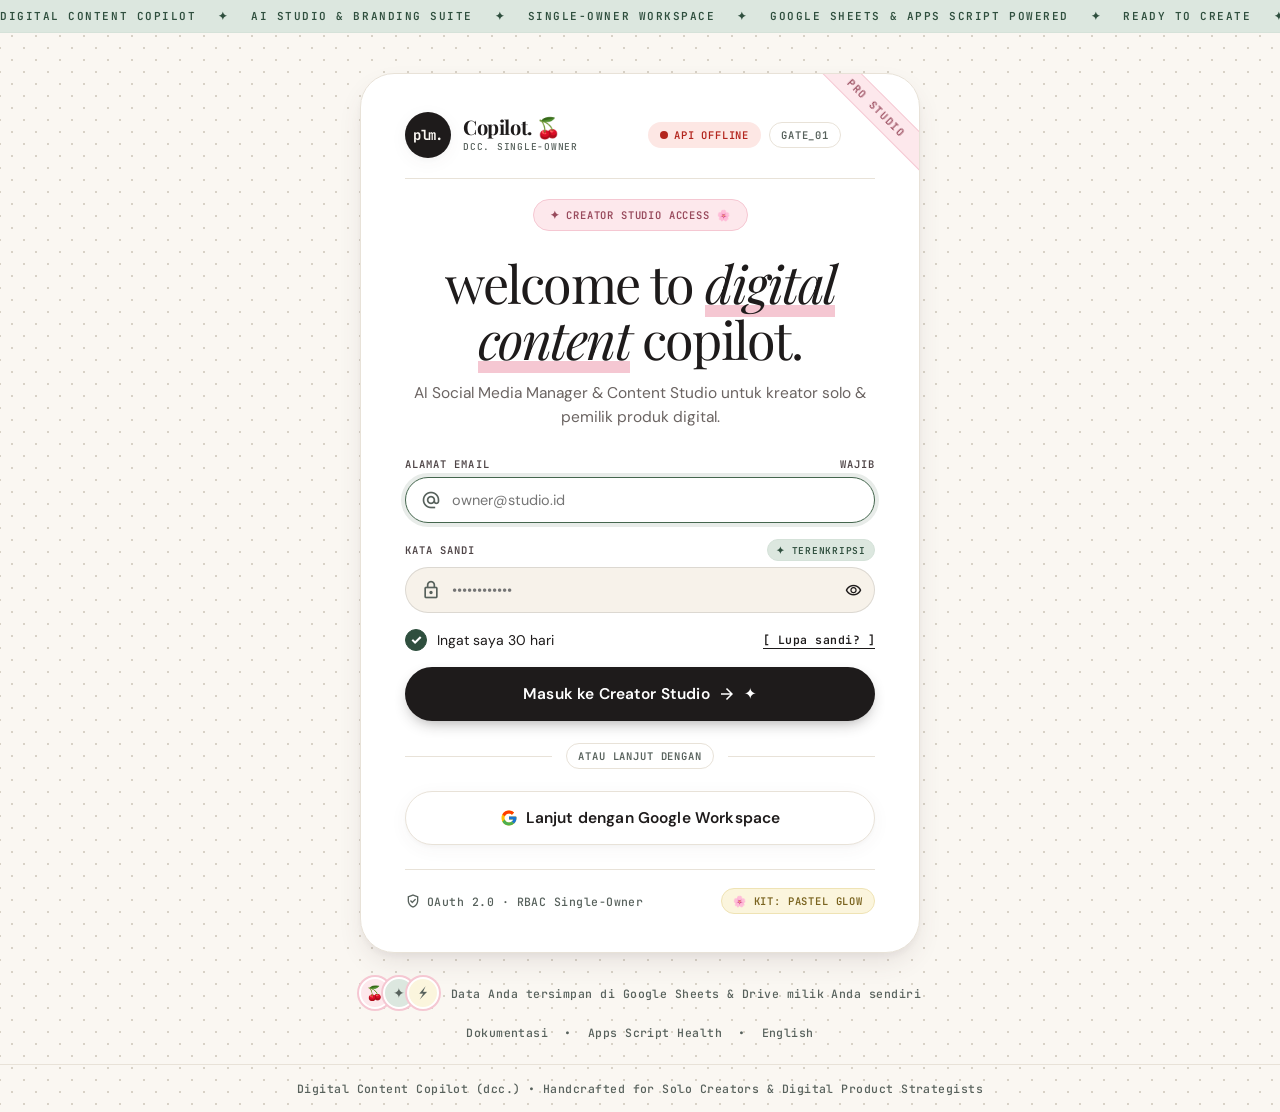
<file: index.html>
<!doctype html>
<html lang="id">
<head>
  <meta charset="utf-8">
  <meta name="viewport" content="width=device-width, initial-scale=1, viewport-fit=cover">
  <title>Digital Content Copilot — AI Social Media Manager & Content Studio</title>
  <meta name="description" content="AI Social Media Manager & Content Studio untuk kreator solo & pemilik produk digital: strategi, konten, copywriting, desain, kalender, approval, dan analitik dalam satu alur.">
  <meta name="theme-color" content="#FAF7F2">
  <meta name="robots" content="noindex">
  <link rel="icon" href="data:image/svg+xml,%3Csvg xmlns='http://www.w3.org/2000/svg' viewBox='0 0 64 64'%3E%3Crect width='64' height='64' rx='18' fill='%231E1B1B'/%3E%3Ctext x='32' y='41' font-family='monospace' font-size='22' font-weight='700' fill='%23FAF7F2' text-anchor='middle'%3Eplm.%3C/text%3E%3C/svg%3E">
  <link rel="preconnect" href="https://fonts.googleapis.com">
  <link rel="preconnect" href="https://fonts.gstatic.com" crossorigin>
  <link rel="preconnect" href="https://script.google.com">
  <link rel="preconnect" href="https://script.googleusercontent.com" crossorigin>
  <link rel="stylesheet" href="https://fonts.googleapis.com/css2?family=DM+Sans:ital,opsz,wght@0,9..40,400;0,9..40,500;0,9..40,600;0,9..40,700;1,9..40,400&family=JetBrains+Mono:wght@400;500;600&family=Playfair+Display:ital,wght@0,400;0,600;0,700;0,800;1,400;1,600&display=swap">
  <link rel="stylesheet" id="icon-font" href="https://fonts.googleapis.com/css2?family=Material+Symbols+Outlined:opsz,wght,FILL,GRAD@24,400,0..1,0&icon_names=add,add_chart,add_circle,add_comment,add_link,add_task,ads_click,alternate_email,apps,archive,arrow_downward,arrow_forward,arrow_upward,article,aspect_ratio,auto_awesome,auto_fix_high,auto_stories,backup,badge,bedtime,block,bolt,bookmark,bug_report,business_center,cached,calendar_add_on,calendar_month,calendar_today,campaign,cancel,category,celebration,chat,check,check_circle,checklist,chevron_left,chevron_right,close,cloud,cloud_sync,cloud_upload,contacts,content_copy,dashboard,dashboard_customize,data_object,database,delete,delete_sweep,description,design_services,dns,download,draw,drive_folder_upload,edit,edit_note,error,event,event_available,event_busy,event_note,event_repeat,event_upcoming,expand_more,favorite,flag,folder,folder_open,folder_special,folder_zip,font_download_off,format_align_center,format_align_left,format_align_right,format_bold,format_list_bulleted,format_quote,forum,gavel,graphic_eq,grid_on,group,home,horizontal_rule,hub,image,image_not_supported,inbox,info,insert_chart,inventory_2,key,layers,leaderboard,library_books,lightbulb,link,list,local_fire_department,lock,logout,magic_button,mail,memory,menu,menu_book,mode_comment,monitoring,mop,more_horiz,more_vert,music_note,music_off,my_location,network_check,neurology,notes,notifications,notifications_off,open_in_new,palette,pause,pause_circle,person,person_add,person_search,photo_camera,photo_library,picture_as_pdf,play_arrow,play_circle,playlist_add,progress_activity,psychology,public,push_pin,query_stats,queue,radio_button_checked,rate_review,receipt_long,refresh,replay,restart_alt,save,schedule,schedule_send,school,science,search,search_off,send,send_to_mobile,sentiment_satisfied,settings,shield,shield_lock,shopping_bag,smart_display,smartphone,speed,star,sticky_note_2,storefront,stream,sync,sync_alt,table_chart,table_view,tag,task_alt,terminal,text_fields,texture,thumb_up,timer,translate,trending_down,trending_up,tune,upload,upload_file,verified,verified_user,view_carousel,visibility,visibility_off,wallpaper,warning,wifi_off&display=block" onerror="this.onerror=null;this.href='https://fonts.googleapis.com/css2?family=Material+Symbols+Outlined:opsz,wght,FILL,GRAD@24,400,0..1,0&amp;display=block'">
  <link rel="stylesheet" href="css/style.css?v=1.0.0">
</head>
<body>
  <noscript><p style="padding:24px;font-family:sans-serif">Aktifkan JavaScript untuk memakai Digital Content Copilot.</p></noscript>
  <div class="auth-wrap"><div class="auth-main"><div class="logo round" style="animation:pulse 1.6s infinite">plm.</div><p class="label mt-16">Memuat studio…</p></div></div>
  <script src="js/config.js?v=1.0.0"></script>
  <script src="js/core.js?v=1.0.0" defer></script>
  <script src="js/app.js?v=1.0.0" defer></script>
</body>
</html>
</file>
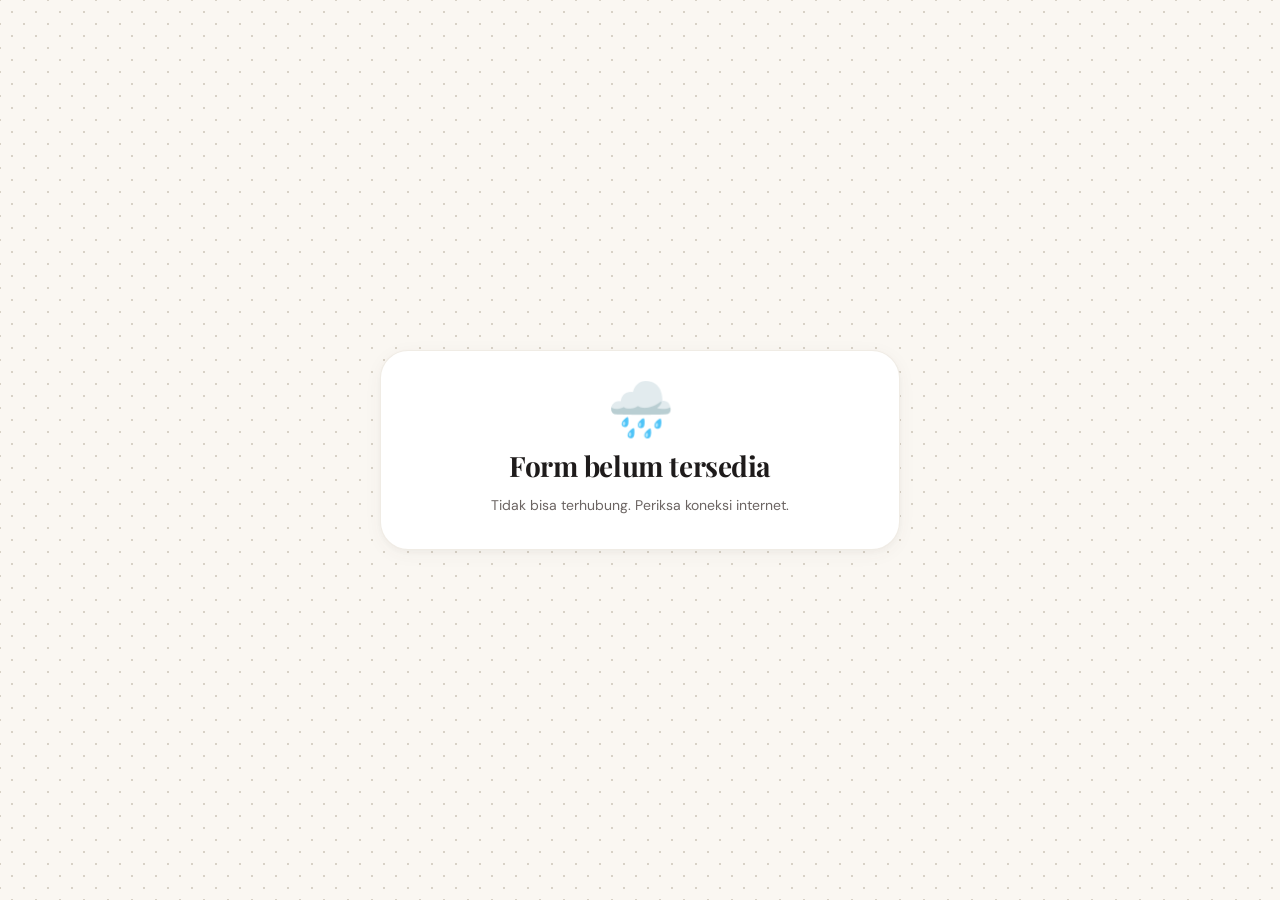
<file: lead.html>
<!doctype html>
<html lang="id">
<head>
  <meta charset="utf-8">
  <meta name="viewport" content="width=device-width, initial-scale=1, viewport-fit=cover">
  <title>Akses gratis · plm. studio</title>
  <meta name="description" content="Dapatkan materi gratis dari kreator favoritmu.">
  <meta name="theme-color" content="#FAF7F2">
  <link rel="icon" href="data:image/svg+xml,%3Csvg xmlns='http://www.w3.org/2000/svg' viewBox='0 0 64 64'%3E%3Crect width='64' height='64' rx='18' fill='%231E1B1B'/%3E%3Ctext x='32' y='41' font-family='monospace' font-size='22' font-weight='700' fill='%23FAF7F2' text-anchor='middle'%3Eplm.%3C/text%3E%3C/svg%3E">
  <link rel="preconnect" href="https://fonts.googleapis.com">
  <link rel="preconnect" href="https://fonts.gstatic.com" crossorigin>
  <link rel="preconnect" href="https://script.google.com">
  <link rel="stylesheet" href="https://fonts.googleapis.com/css2?family=DM+Sans:ital,opsz,wght@0,9..40,400;0,9..40,500;0,9..40,600;0,9..40,700;1,9..40,400&family=JetBrains+Mono:wght@400;500;600&family=Playfair+Display:ital,wght@0,400;0,600;0,700;0,800;1,400;1,600&display=swap">
  <link rel="stylesheet" href="css/style.css?v=1.0.0">
  <style>
    .lead-wrap { min-height: 100vh; display: grid; place-items: center; padding: 28px 16px; }
    .lead-card { width: 100%; max-width: 520px; position: relative; }
    .lead-card .display { font-size: clamp(34px, 7vw, 48px); }
    .lead-hp { position: absolute; left: -9999px; width: 1px; height: 1px; overflow: hidden; }
    .lead-ok { text-align: center; }
    .lead-ok .big { font-size: 54px; line-height: 1; }
  </style>
</head>
<body>
  <main class="lead-wrap">
    <section class="card lg lead-card col gap-16" id="lead">
      <div class="row between"><div class="row gap-10"><div class="logo">plm.</div><span class="label" id="ld-studio">plm. studio</span></div><span class="pill mono p-blush" id="ld-emo">🍒 free</span></div>
      <div class="sk" style="height:120px;border-radius:18px"></div>
    </section>
  </main>
  <script src="js/config.js?v=1.0.0"></script>
  <script>
  /* Halaman publik lead magnet — tanpa login. Data masuk ke CRM_Kontak (Sumber: lead). */
  (function () {
    'use strict';
    var URL_API = (window.APP_CONFIG && window.APP_CONFIG.GAS_URL) || '';
    var qs = new URLSearchParams(location.search), PRODUK = qs.get('p') || '', SUMBER = (qs.get('src') || qs.get('utm_source') || document.referrer.replace(/^https?:\/\//, '').split('/')[0] || 'langsung').slice(0, 60);
    var box = document.getElementById('lead');
    function h(s) { return String(s == null ? '' : s).replace(/[&<>"']/g, function (c) { return { '&': '&amp;', '<': '&lt;', '>': '&gt;', '"': '&quot;', "'": '&#39;' }[c]; }); }
    function siap() { return /^https:\/\/script\.google(usercontent)?\.com\/.+\/exec/.test(URL_API) && !/GANTI|XXXX/.test(URL_API) || /^http:\/\/(localhost|127\.0\.0\.1)/.test(URL_API); }
    function post(action, data) {
      return fetch(URL_API, { method: 'POST', headers: { 'Content-Type': 'text/plain;charset=utf-8' }, body: JSON.stringify({ action: action, token: '', data: data || {} }), redirect: 'follow' })
        .then(function (r) { return r.text(); }).then(function (t) { try { return JSON.parse(t); } catch (e) { return { success: false, message: 'Server tidak merespons dengan benar.' }; } })
        .catch(function () { return { success: false, message: 'Tidak bisa terhubung. Periksa koneksi internet.' }; });
    }
    function drain(n) { post('drain', {}).then(function (r) { if (r && r.success && r.data && r.data.left > 0 && n < 3) setTimeout(function () { drain(n + 1); }, 1500); }); }
    function gagal(msg) { box.innerHTML = '<div class="lead-ok col gap-12"><div class="big">🌧️</div><h1 class="h2">Form belum tersedia</h1><p class="muted">' + h(msg) + '</p></div>'; }
    if (!siap()) return gagal('Konfigurasi URL server belum diisi.');
    post('lead.info', { p: PRODUK }).then(function (r) {
      if (!r.success) return gagal(r.message || 'Form sedang ditutup.');
      var d = r.data, p = d.produk, k = d.kit || {};
      if (!/^#[0-9a-f]{3,8}$/i.test(k.WarnaPrimer || '')) k.WarnaPrimer = '';
      document.title = (p ? p.Nama : d.judul) + ' · ' + d.studio;
      if (k.WarnaPrimer) document.documentElement.style.setProperty('--lead-accent', k.WarnaPrimer);
      var judul = p ? p.Nama : d.judul, kata = String(judul).split(' '), awal = kata.slice(0, Math.ceil(kata.length / 2)).join(' '), akhir = kata.slice(Math.ceil(kata.length / 2)).join(' ');
      box.innerHTML = '<div class="row between"><div class="row gap-10"><div class="logo">plm.</div><span class="label">' + h(d.studio) + '</span></div><span class="pill mono p-blush">' + h(k.Emoji || '🍒') + ' ' + (p && Number(p.Harga) > 0 ? 'bonus' : 'gratis') + '</span></div>' +
        '<div class="col gap-10"><span class="pill mono p-sage" style="align-self:flex-start">' + h(p ? (p.Jenis || 'Produk digital') : 'Lead magnet') + '</span><h1 class="display">' + h(awal) + ' <span class="it">' + h(akhir) + '</span></h1>' + (p && p.Deskripsi ? '<p class="lead" style="font-size:16px">' + h(p.Deskripsi) + '</p>' : '<p class="lead" style="font-size:16px">' + h(d.judul) + ' — isi data singkat di bawah, aksesnya langsung dikirim ke WhatsApp/email kamu.</p>') + '</div>' +
        '<form class="col gap-12" id="lf" novalidate><div class="field"><label for="lf-n">Nama panggilan</label><input class="inp" id="lf-n" name="nama" autocomplete="given-name" required maxlength="80" placeholder="mis. Rina"></div>' +
        '<div class="field"><label for="lf-w">WhatsApp</label><input class="inp" id="lf-w" name="wa" inputmode="tel" autocomplete="tel" placeholder="0812xxxxxxx"></div>' +
        '<div class="field"><label for="lf-e">Email <span class="opt">opsional bila WA diisi</span></label><input class="inp" id="lf-e" name="email" type="email" autocomplete="email" placeholder="nama@email.com"></div>' +
        '<div class="lead-hp" aria-hidden="true"><label>Website<input name="website" tabindex="-1" autocomplete="off"></label></div>' +
        '<label class="check sq small"><input type="checkbox" id="lf-ok" checked> Saya bersedia menerima pesan dari ' + h(d.studio) + '. Bisa berhenti kapan saja dengan membalas STOP.</label>' +
        '<p class="err-text small" id="lf-err" hidden></p><button class="btn btn-ink btn-lg shine" id="lf-btn" type="submit"' + (k.WarnaPrimer ? ' style="background:' + h(k.WarnaPrimer) + ';color:#1E1B1B"' : '') + '>Kirim akses ke saya ✦</button></form>' +
        '<p class="xs muted tc">Data kamu hanya dipakai untuk mengirim materi ini & kabar terkait. Tidak dijual ke pihak lain.</p>';
      var f = document.getElementById('lf'), err = document.getElementById('lf-err'), btn = document.getElementById('lf-btn');
      f.addEventListener('submit', function (e) {
        e.preventDefault();
        var v = { nama: f.nama.value.trim(), wa: f.wa.value.trim(), email: f.email.value.trim(), website: f.website.value, p: PRODUK, sumber: SUMBER };
        err.hidden = true;
        if (!v.nama) { err.textContent = 'Isi nama dulu ya.'; err.hidden = false; return f.nama.focus(); }
        if (!/^(\+?62|0)8\d{7,12}$/.test(v.wa.replace(/[\s.-]/g, '')) && !/^[^@\s]+@[^@\s]+\.[^@\s]+$/.test(v.email)) { err.textContent = 'Isi nomor WhatsApp (08…) atau email yang valid.'; err.hidden = false; return; }
        if (!document.getElementById('lf-ok').checked) { err.textContent = 'Centang persetujuan agar kami bisa mengirim aksesnya.'; err.hidden = false; return; }
        btn.disabled = true; btn.textContent = 'Mengirim…';
        post('lead.capture', v).then(function (r) {
          if (!r.success) { btn.disabled = false; btn.textContent = 'Kirim akses ke saya ✦'; err.textContent = r.message || 'Gagal mengirim. Coba lagi.'; err.hidden = false; return; }
          if (r.nq > 0) setTimeout(function () { drain(0); }, 300);
          box.innerHTML = '<div class="lead-ok col gap-12"><div class="big">🍒</div><h1 class="display" style="font-size:36px">terima kasih, <span class="it">' + h(v.nama) + '</span>.</h1><p class="lead" style="font-size:16px">' + h(r.message || d.pesanSukses) + '</p>' + (r.data && /^https?:\/\//.test(r.data.link || '') ? '<a class="btn btn-ink btn-lg" href="' + h(r.data.link) + '" target="_blank" rel="noopener">Buka materinya →</a>' : '') + '<p class="xs muted">' + h(d.studio) + '</p></div>';
        });
      });
    });
  })();
  </script>
</body>
</html>
</file>
<file: css/style.css>
/* ==========================================================================
   DIGITAL CONTENT COPILOT — Pastel Editorial Design System
   Palet: blush pink · krem/ivory · sage · charcoal  |  Tipografi: Playfair
   Display (judul) · DM Sans (isi) · JetBrains Mono (label/metadata)
   Mobile-first, animasi ringan (CSS), menghormati prefers-reduced-motion.
   ========================================================================== */
:root {
  --bg: #FAF7F2; --dot: #d8d2c7; --paper: #F7F2EA; --paper-2: #F5EFEF;
  --ink: #1E1B1B; --ink-2: #4e4446; --muted: #6b6462; --tert: #57615c; --faint: #9a928f;
  --line: #E8E2D8; --line-2: #EFE9DF; --card: #FFFFFF;
  --blush: #FDE8EC; --blush-2: #FCE3E8; --blush-ink: #984A5C; --blush-line: #F5C7D2; --rose: #E57B95;
  --sage: #DCE7DF; --sage-2: #CDE5D4; --sage-ink: #2F4F3E; --sage-mid: #45664E; --sage-line: #D5E2D9;
  --butter: #FBF5DD; --butter-ink: #7A6420; --butter-line: #EFE3B4;
  --lav: #EFE9F8; --lav-ink: #5B4B8A; --lav-line: #DDD3F0;
  --sky: #E3EEF9; --sky-ink: #2F5D8A;
  --danger: #B3261E; --danger-bg: #FDE7E4; --warn: #9A6B00; --warn-bg: #FFF4D6; --ok: #2F6B45; --ok-bg: #E2F1E6;
  --s1: #2E8B57; --s2: #E0607E; --s3: #2A78D6; --s4: #EDA100; --s5: #7B5CD6;   /* palet chart tervalidasi */
  --f-serif: 'Playfair Display', Georgia, 'Times New Roman', serif;
  --f-sans: 'DM Sans', system-ui, -apple-system, 'Segoe UI', Roboto, sans-serif;
  --f-mono: 'JetBrains Mono', ui-monospace, SFMono-Regular, Menlo, monospace;
  --r-xl: 28px; --r-lg: 24px; --r-md: 18px; --r-sm: 12px; --r-xs: 8px; --pill: 9999px;
  --sh: 0 4px 20px -2px rgba(87, 65, 71, .06), 0 2px 6px -1px rgba(87, 65, 71, .04);
  --sh-h: 0 12px 28px -6px rgba(87, 65, 71, .14), 0 4px 10px -2px rgba(87, 65, 71, .06);
  --sh-pop: 0 24px 60px -12px rgba(30, 27, 27, .25);
  --side: 264px; --top: 72px; --ease: cubic-bezier(.2, .8, .2, 1);
  color-scheme: light;
}
*, *::before, *::after { box-sizing: border-box; }
html { -webkit-text-size-adjust: 100%; scroll-behavior: smooth; }
body {
  margin: 0; min-height: 100vh; color: var(--ink); font: 400 14px/1.55 var(--f-sans); -webkit-font-smoothing: antialiased;
  background-color: var(--bg);
  background-image: radial-gradient(var(--dot) .85px, transparent .85px), radial-gradient(var(--dot) .85px, var(--bg) .85px);
  background-size: 24px 24px; background-position: 0 0, 12px 12px; overscroll-behavior-y: none;
}
::selection { background: var(--blush-2); color: var(--ink); }
img, svg, canvas { max-width: 100%; display: block; }
button, input, select, textarea { font: inherit; color: inherit; }
button { cursor: pointer; background: none; border: 0; padding: 0; }
a { color: inherit; text-decoration: none; }
h1, h2, h3, h4 { margin: 0; font-weight: 700; letter-spacing: -.015em; }
p { margin: 0; }
:focus-visible { outline: 2px solid var(--sage-ink); outline-offset: 2px; border-radius: 6px; }
[hidden] { display: none !important; }
::-webkit-scrollbar { width: 8px; height: 8px; }
::-webkit-scrollbar-thumb { background: #ddd5c8; border-radius: 8px; }
::-webkit-scrollbar-track { background: transparent; }

/* --- Ikon Material Symbols (subset) — fallback aman bila font belum termuat --- */
.ms { font-family: 'Material Symbols Outlined'; font-weight: normal; font-style: normal; font-size: 20px; line-height: 1; letter-spacing: normal; text-transform: none;
  display: inline-block; white-space: nowrap; direction: ltr; width: 1em; height: 1em; overflow: hidden; flex: none; font-feature-settings: 'liga'; -webkit-font-smoothing: antialiased;
  font-variation-settings: 'FILL' 0, 'wght' 400, 'GRAD' 0, 'opsz' 24; user-select: none; vertical-align: middle; }
.no-icons .ms { font-size: 0 !important; width: 6px !important; height: 6px !important; border-radius: 50%; background: currentColor; opacity: .45; margin: 0 3px; }
.ms.fill { font-variation-settings: 'FILL' 1, 'wght' 400, 'GRAD' 0, 'opsz' 24; }
.ms.sm { font-size: 16px; } .ms.xs { font-size: 14px; } .ms.lg { font-size: 24px; } .ms.xl { font-size: 32px; }

/* --- Tipografi --- */
.serif { font-family: var(--f-serif); }
.mono { font-family: var(--f-mono); }
.label { font: 600 10.5px/1.4 var(--f-mono); letter-spacing: .1em; text-transform: uppercase; color: var(--tert); }
.label-caps { font: 700 11px/1.4 var(--f-sans); letter-spacing: .12em; text-transform: uppercase; color: var(--tert); }
.display { font: 700 clamp(34px, 5.4vw, 58px)/1.06 var(--f-serif); letter-spacing: -.025em; }
.display .it, .h1 .it, .h2 .it { font-style: italic; font-weight: 400; color: var(--sage-ink); }
.display .it.blush, .h1 .it.blush { color: var(--blush-ink); }
.h1 { font: 700 clamp(28px, 4vw, 40px)/1.12 var(--f-serif); letter-spacing: -.02em; }
.h2 { font: 700 clamp(22px, 2.6vw, 28px)/1.2 var(--f-serif); letter-spacing: -.015em; }
.h3 { font: 700 19px/1.3 var(--f-serif); }
.h4 { font: 700 15px/1.35 var(--f-serif); }
.lead { font-size: 16px; line-height: 1.65; color: var(--muted); max-width: 64ch; }
.muted { color: var(--muted); } .tert { color: var(--tert); } .faint { color: var(--faint); }
.small { font-size: 12.5px; } .xs { font-size: 11.5px; } .b { font-weight: 700; } .sb { font-weight: 600; }
.ul-blush { background: linear-gradient(transparent 80%, var(--blush-line) 80%); }
.clamp-1, .clamp-2, .clamp-3 { display: -webkit-box; -webkit-box-orient: vertical; overflow: hidden; }
.clamp-1 { -webkit-line-clamp: 1; } .clamp-2 { -webkit-line-clamp: 2; } .clamp-3 { -webkit-line-clamp: 3; }
.nowrap { white-space: nowrap; } .tr { text-align: right; } .tc { text-align: center; }
.num { font-variant-numeric: tabular-nums; }

/* --- Utilitas layout --- */
.row { display: flex; align-items: center; gap: 10px; } .row.wrap { flex-wrap: wrap; } .row.top { align-items: flex-start; }
.col { display: flex; flex-direction: column; gap: 10px; }
.between { justify-content: space-between; } .end { justify-content: flex-end; } .center { justify-content: center; }
.grow { flex: 1 1 auto; min-width: 0; } .none { flex: none; }
.gap-0 { gap: 0; } .gap-4 { gap: 4px; } .gap-6 { gap: 6px; } .gap-8 { gap: 8px; } .gap-12 { gap: 12px; } .gap-16 { gap: 16px; } .gap-20 { gap: 20px; } .gap-24 { gap: 24px; }
.mt-4 { margin-top: 4px; } .mt-8 { margin-top: 8px; } .mt-12 { margin-top: 12px; } .mt-16 { margin-top: 16px; } .mt-24 { margin-top: 24px; } .mt-32 { margin-top: 32px; } .mb-8 { margin-bottom: 8px; } .mb-12 { margin-bottom: 12px; } .mb-16 { margin-bottom: 16px; }
.grid { display: grid; gap: 20px; }
.g2 { grid-template-columns: repeat(2, minmax(0, 1fr)); } .g3 { grid-template-columns: repeat(3, minmax(0, 1fr)); } .g4 { grid-template-columns: repeat(4, minmax(0, 1fr)); }
.span-2 { grid-column: span 2; } .span-3 { grid-column: span 3; } .full { grid-column: 1 / -1; }
.w-100 { width: 100%; } .rel { position: relative; } .hide-sm { } .show-sm { display: none !important; }
.divider { height: 1px; background: var(--line); margin: 16px 0; border: 0; }
.dotted { border-top: 1px dotted rgba(28, 26, 26, .2); }
.scroll-x { overflow-x: auto; -webkit-overflow-scrolling: touch; scrollbar-width: thin; }

/* --- Shell --- */
.app { min-height: 100vh; }
.sidebar {
  position: fixed; inset: 0 auto 0 0; width: var(--side); z-index: 60; display: flex; flex-direction: column; justify-content: space-between;
  background: rgba(250, 247, 242, .96); backdrop-filter: blur(8px); border-right: 1px solid var(--line); overflow-y: auto; transition: transform .35s var(--ease);
}
.brand { height: var(--top); padding: 0 16px; border-bottom: 1px solid var(--line); display: flex; align-items: center; justify-content: space-between; background: rgba(255, 255, 255, .6); flex: none; }
.logo { width: 38px; height: 38px; border-radius: 12px; background: var(--ink); color: var(--bg); display: grid; place-items: center; font: 700 13px var(--f-mono); letter-spacing: -.04em; flex: none; box-shadow: var(--sh); }
.logo.round { border-radius: 50%; width: 46px; height: 46px; font-size: 14px; }
.brand-name { font: 700 20px/1 var(--f-serif); letter-spacing: -.02em; }
.brand-sub { font: 500 9.5px/1.2 var(--f-mono); letter-spacing: .08em; color: var(--tert); text-transform: uppercase; margin-top: 4px; }
.nav { padding: 6px 10px 2px; }
.nav + .nav { border-top: 1px solid var(--line); }
.nav-h { display: flex; align-items: center; justify-content: space-between; padding: 6px 8px 4px; }
.nav-h .count { font: 600 10px var(--f-mono); padding: 1px 7px; border-radius: var(--pill); background: #fff; border: 1px solid var(--line); color: var(--tert); }
.nav a { display: flex; align-items: center; gap: 10px; padding: 6px 12px; margin: 1px 0; border-radius: var(--pill); color: var(--ink-2); font-size: 13.5px; transition: background .2s, color .2s, transform .2s; position: relative; }
.nav a .ms { color: var(--tert); font-size: 19px; transition: color .2s; }
.nav a:hover { background: var(--blush); color: var(--ink); }
.nav a.on { background: var(--sage-ink); color: #fff; font-weight: 500; box-shadow: var(--sh); }
.nav a.on .ms { color: #fff; }
.nav a .tag { margin-left: auto; font-size: 11px; }
.nav a .badge-n { margin-left: auto; min-width: 18px; height: 18px; padding: 0 5px; border-radius: 9px; background: var(--rose); color: #fff; font: 700 10px/18px var(--f-mono); text-align: center; }
.nav a.on .badge-n { background: #fff; color: var(--sage-ink); }
.side-foot { padding: 8px 10px; border-top: 1px solid var(--line); background: var(--paper); flex: none; position: sticky; bottom: 0; z-index: 2; }
.sys { display: flex; align-items: center; justify-content: space-between; padding: 8px 12px; border-radius: 14px; background: #fff; border: 1px solid var(--line); margin-bottom: 6px; }
.dot { width: 8px; height: 8px; border-radius: 50%; background: var(--sage-mid); display: inline-block; flex: none; }
.dot.pulse { animation: pulse 2s infinite; } .dot.red { background: var(--danger); } .dot.amber { background: var(--s4); } .dot.rose { background: var(--rose); } .dot.ink { background: var(--ink); }
@keyframes pulse { 0% { box-shadow: 0 0 0 0 rgba(69, 102, 78, .45); } 70% { box-shadow: 0 0 0 7px rgba(69, 102, 78, 0); } 100% { box-shadow: 0 0 0 0 rgba(69, 102, 78, 0); } }
.main { margin-left: var(--side); min-height: 100vh; display: flex; flex-direction: column; }
.topbar {
  position: sticky; top: 0; z-index: 50; height: var(--top); display: flex; align-items: center; justify-content: space-between; gap: 12px; padding: 0 24px;
  background: rgba(250, 247, 242, .92); backdrop-filter: blur(10px); border-bottom: 1px solid var(--line);
}
.kit-switch { display: flex; align-items: center; gap: 8px; border: 1px solid var(--line); border-radius: var(--pill); padding: 6px 12px 6px 10px; background: #fff; box-shadow: var(--sh); max-width: 280px; transition: border-color .2s; }
.kit-switch:hover { border-color: var(--sage-mid); }
.kit-switch select { border: 0; background: transparent; font: 600 13px var(--f-sans); outline: none; cursor: pointer; min-width: 0; max-width: 190px; text-overflow: ellipsis; }
.kit-dot { width: 10px; height: 10px; border-radius: 50%; box-shadow: 0 0 0 2px #fff, 0 0 0 3px var(--line); flex: none; }
.avatar { width: 40px; height: 40px; border-radius: 50%; background: var(--blush); display: grid; place-items: center; font-size: 20px; border: 2px solid #fff; box-shadow: 0 0 0 2px var(--blush-line); position: relative; flex: none; }
.avatar::after { content: ''; position: absolute; right: -1px; bottom: -1px; width: 11px; height: 11px; border-radius: 50%; background: var(--sage-mid); border: 2px solid #fff; }
.avatar.sm { width: 32px; height: 32px; font-size: 14px; } .avatar.sm::after { display: none; }
.avatar.ini { font: 700 12px var(--f-mono); color: var(--blush-ink); }
.icon-btn { width: 40px; height: 40px; border-radius: 50%; display: grid; place-items: center; border: 1px solid var(--line); background: #fff; position: relative; transition: background .2s, border-color .2s, transform .15s; flex: none; }
.icon-btn:hover { background: var(--blush); border-color: var(--blush-line); }
.icon-btn:active { transform: scale(.94); }
.icon-btn .n { position: absolute; top: -4px; right: -4px; min-width: 20px; height: 20px; padding: 0 5px; border-radius: 10px; background: var(--rose); color: #fff; font: 700 10px/16px var(--f-mono); border: 2px solid #fff; }
.icon-btn.sm { width: 32px; height: 32px; } .icon-btn.sm .ms { font-size: 17px; }
.icon-btn.ghost { border-color: transparent; background: transparent; } .icon-btn.ghost:hover { background: var(--paper-2); }
.vsep { width: 1px; height: 32px; background: var(--line); }
.view { flex: 1; padding: 24px; width: 100%; max-width: 1480px; margin: 0 auto; }
.page { animation: pageIn .42s var(--ease) both; }
@keyframes pageIn { from { opacity: 0; transform: translateY(10px); } to { opacity: 1; transform: none; } }
.stagger > * { animation: pageIn .5s var(--ease) both; }
.stagger > *:nth-child(2) { animation-delay: .04s; } .stagger > *:nth-child(3) { animation-delay: .08s; } .stagger > *:nth-child(4) { animation-delay: .12s; } .stagger > *:nth-child(5) { animation-delay: .16s; } .stagger > *:nth-child(6) { animation-delay: .2s; }
.scrim { position: fixed; inset: 0; background: rgba(30, 27, 27, .38); z-index: 55; opacity: 0; pointer-events: none; transition: opacity .3s; }
.scrim.on { opacity: 1; pointer-events: auto; }
.bottom-nav { display: none; }
.page-foot { margin-top: 40px; padding: 16px 0 8px; border-top: 1px solid var(--line); display: flex; justify-content: space-between; gap: 12px; flex-wrap: wrap; font: 500 10.5px var(--f-mono); letter-spacing: .08em; color: var(--tert); text-transform: uppercase; }

/* --- Marquee / ticker --- */
.marquee { overflow: hidden; background: var(--sage); color: var(--sage-ink); border-radius: var(--pill); margin-bottom: 22px; position: relative; box-shadow: var(--sh); }
.marquee.flat { border-radius: 0; margin: 0; box-shadow: none; border-bottom: 1px solid var(--sage-line); }
.marquee.blush { background: var(--blush); color: var(--blush-ink); }
.marquee-track { display: flex; width: max-content; animation: marquee 38s linear infinite; }
.marquee:hover .marquee-track { animation-play-state: paused; }
.marquee-track span { white-space: nowrap; padding: 9px 0; font: 600 11px var(--f-mono); letter-spacing: .14em; text-transform: uppercase; }
.marquee-track span::after { content: '✦'; margin: 0 22px; }
@keyframes marquee { from { transform: translateX(0); } to { transform: translateX(-50%); } }

/* --- Tombol --- */
.btn { display: inline-flex; align-items: center; justify-content: center; gap: 8px; height: 44px; padding: 0 20px; border-radius: var(--pill); font: 600 14px var(--f-sans); letter-spacing: .01em;
  white-space: nowrap; border: 1px solid transparent; position: relative; overflow: hidden; isolation: isolate; transition: transform .2s var(--ease), box-shadow .2s, background .2s, border-color .2s, color .2s; user-select: none; }
.btn:active { transform: scale(.97); }
.btn:disabled, .btn.loading { opacity: .6; pointer-events: none; }
.btn .ms { font-size: 18px; }
.btn-ink { background: var(--ink); color: #fff; box-shadow: 0 6px 16px -6px rgba(30, 27, 27, .45); }
.btn-ink:hover { background: #000; box-shadow: 3px 3px 0 var(--sage-ink); transform: translate(-1px, -1px); }
.btn-sage { background: var(--sage-ink); color: #FDFBF7; box-shadow: 0 6px 16px -8px rgba(47, 79, 62, .6); }
.btn-sage:hover { background: #253f31; }
.btn-soft { background: var(--sage); color: var(--sage-ink); border-color: var(--sage-line); }
.btn-soft:hover { background: var(--sage-2); }
.btn-blush { background: var(--blush); color: var(--blush-ink); border-color: var(--blush-line); }
.btn-blush:hover { background: var(--blush-2); }
.btn-ghost { background: #fff; color: var(--ink); border-color: var(--line); box-shadow: var(--sh); }
.btn-ghost:hover { background: var(--blush); border-color: var(--blush-line); }
.btn-line { background: transparent; border: 1.5px solid var(--ink); color: var(--ink); }
.btn-line:hover { background: var(--ink); color: #fff; }
.btn-danger { background: var(--danger-bg); color: var(--danger); border-color: #f5c6c0; }
.btn-danger:hover { background: #fbd5d0; }
.btn-text { height: auto; padding: 4px 6px; border-radius: 8px; background: none; font: 600 11.5px var(--f-mono); letter-spacing: .04em; color: var(--ink); }
.btn-text:hover { background: var(--paper-2); }
.btn-sm { height: 34px; padding: 0 14px; font-size: 12.5px; gap: 6px; } .btn-sm .ms { font-size: 16px; }
.btn-xs { height: 28px; padding: 0 11px; font-size: 11.5px; gap: 5px; } .btn-xs .ms { font-size: 14px; }
.btn-lg { height: 54px; padding: 0 28px; font-size: 15.5px; }
.btn-block { width: 100%; }
.btn .ico-in { width: 26px; height: 26px; border-radius: 50%; display: grid; place-items: center; background: rgba(255, 255, 255, .16); margin-left: -8px; }
.btn-ghost .ico-in, .btn-soft .ico-in { background: var(--paper-2); }
.shine::after { content: ''; position: absolute; inset: 0; z-index: -1; background: linear-gradient(105deg, transparent 30%, rgba(255, 255, 255, .45) 48%, transparent 66%); transform: translateX(-120%); transition: transform .8s var(--ease); }
.shine:hover::after { transform: translateX(120%); }
.spin { animation: spin 1s linear infinite; } @keyframes spin { to { transform: rotate(360deg); } }
.link-mono { font: 600 11.5px var(--f-mono); letter-spacing: .04em; border-bottom: 1px solid currentColor; padding-bottom: 1px; }
.link-mono:hover { color: var(--sage-ink); }

/* --- Pill / badge / chip --- */
.pill { display: inline-flex; align-items: center; gap: 6px; height: 26px; padding: 0 11px; border-radius: var(--pill); font: 600 11.5px var(--f-sans); letter-spacing: .02em; white-space: nowrap; border: 1px solid transparent; background: var(--paper-2); color: var(--ink-2); }
.pill.mono { font: 600 10.5px var(--f-mono); letter-spacing: .08em; text-transform: uppercase; }
.pill.sm { height: 22px; padding: 0 8px; font-size: 10.5px; } .pill.sm.mono { font-size: 9.5px; }
.pill .ms { font-size: 14px; }
.p-sage { background: var(--sage); color: var(--sage-ink); border-color: var(--sage-line); }
.p-sage2 { background: var(--sage-2); color: var(--sage-ink); }
.p-blush { background: var(--blush); color: var(--blush-ink); border-color: var(--blush-line); }
.p-butter { background: var(--butter); color: var(--butter-ink); border-color: var(--butter-line); }
.p-lav { background: var(--lav); color: var(--lav-ink); border-color: var(--lav-line); }
.p-sky { background: var(--sky); color: var(--sky-ink); }
.p-ink { background: var(--ink); color: #fff; }
.p-forest { background: var(--sage-ink); color: #fff; }
.p-line { background: #fff; border-color: var(--line); color: var(--tert); }
.p-danger { background: var(--danger-bg); color: var(--danger); }
.p-warn { background: var(--warn-bg); color: var(--warn); }
.p-ok { background: var(--ok-bg); color: var(--ok); }
.idx { display: inline-flex; align-items: center; height: 22px; padding: 0 7px; border: 1px solid var(--ink); border-radius: 3px; font: 600 10px var(--f-mono); letter-spacing: .06em; background: #fff; }
.chip { display: inline-flex; align-items: center; gap: 6px; height: 32px; padding: 0 14px; border-radius: var(--pill); background: #fff; border: 1px solid var(--line); font: 500 12.5px var(--f-sans); color: var(--ink-2); transition: all .2s; cursor: pointer; white-space: nowrap; }
.chip:hover { background: var(--blush); border-color: var(--blush-line); }
.chip.on { background: var(--sage-ink); color: #fff; border-color: var(--sage-ink); }
.chip.on.blush { background: var(--blush-2); color: var(--blush-ink); border-color: var(--blush-line); }
.chip .n { font: 600 10px var(--f-mono); opacity: .7; }
.chips { display: flex; flex-wrap: wrap; gap: 8px; }
.chips.nowrap { flex-wrap: nowrap; overflow-x: auto; padding-bottom: 4px; scrollbar-width: none; }
.chips.nowrap::-webkit-scrollbar { display: none; }
.sticker { position: absolute; display: grid; place-items: center; width: 44px; height: 44px; border-radius: 50%; background: #fff; box-shadow: var(--sh-h); font-size: 22px; transform: rotate(-8deg); z-index: 2; animation: float 6s ease-in-out infinite; }
@keyframes float { 0%, 100% { transform: rotate(-8deg) translateY(0); } 50% { transform: rotate(-4deg) translateY(-5px); } }
.ribbon { position: absolute; top: 20px; right: -44px; transform: rotate(45deg); background: var(--blush); color: var(--blush-ink); border-top: 1px solid var(--blush-line); border-bottom: 1px solid var(--blush-line); font: 600 10.5px var(--f-mono); letter-spacing: .16em; padding: 6px 48px; text-transform: uppercase; }

/* --- Kartu --- */
.card { background: var(--card); border-radius: var(--r-lg); box-shadow: var(--sh); border: 1px solid rgba(232, 226, 216, .65); padding: 22px; position: relative; min-width: 0; }
.card.tight { padding: 16px; } .card.flush { padding: 0; overflow: hidden; } .card.lg { padding: 32px; border-radius: var(--r-xl); }
.card.hover, .hoverable { transition: transform .25s var(--ease), box-shadow .25s; }
.card.hover:hover, .hoverable:hover { transform: translateY(-3px); box-shadow: var(--sh-h); }
.card.blush { background: var(--blush); border-color: var(--blush-line); } .card.sage { background: var(--sage); border-color: var(--sage-line); }
.card.butter { background: var(--butter); border-color: var(--butter-line); } .card.lav { background: var(--lav); border-color: var(--lav-line); }
.card.paper { background: var(--paper); } .card.ink { background: var(--ink); color: #fff; border-color: var(--ink); }
.card.gloss::before { content: ''; position: absolute; inset: 0; border-radius: inherit; pointer-events: none; background: linear-gradient(180deg, rgba(255, 255, 255, .6) 0%, rgba(255, 255, 255, 0) 45%); }
.card-h { display: flex; align-items: flex-start; justify-content: space-between; gap: 12px; margin-bottom: 16px; }
.card-h .h3, .card-h .h2 { line-height: 1.15; }
.ico-dot { width: 40px; height: 40px; border-radius: 50%; display: grid; place-items: center; background: var(--blush); color: var(--blush-ink); flex: none; }
.ico-dot.sage { background: var(--sage); color: var(--sage-ink); } .ico-dot.butter { background: var(--butter); color: var(--butter-ink); } .ico-dot.lav { background: var(--lav); color: var(--lav-ink); } .ico-dot.ink { background: var(--ink); color: #fff; } .ico-dot.line { background: #fff; border: 1px solid var(--line); color: var(--tert); }
.ico-dot.sm { width: 32px; height: 32px; } .ico-dot.sm .ms { font-size: 17px; }
.inset { background: var(--paper); border-radius: var(--r-md); padding: 14px; }
.inset.white { background: #fff; border: 1px solid var(--line); }
.tile { background: #fff; border: 1px solid var(--line); border-radius: var(--r-md); padding: 14px; transition: border-color .2s, box-shadow .2s, transform .2s; }
.tile:hover { border-color: var(--blush-line); box-shadow: var(--sh); }
.tile.is-sel { border-color: var(--sage-ink); box-shadow: 0 0 0 1px var(--sage-ink); }
.hero { padding: 32px; border-radius: var(--r-xl); overflow: hidden; }
.hero .bg-word { position: absolute; right: 24px; top: 10px; font: 800 clamp(80px, 13vw, 170px)/1 var(--f-serif); color: rgba(30, 27, 27, .045); pointer-events: none; letter-spacing: -.04em; user-select: none; }
.hero-strip { margin: 24px -32px -32px; padding: 14px 32px; border-top: 1px solid var(--line); background: rgba(247, 242, 234, .7); display: flex; flex-wrap: wrap; gap: 10px 18px; align-items: center; font: 500 11px var(--f-mono); color: var(--tert); }
.kpi .v { font: 700 40px/1 var(--f-serif); letter-spacing: -.03em; }
.kpi .v small { font: 500 15px var(--f-sans); letter-spacing: 0; margin-left: 4px; color: var(--ink-2); }
.kpi .delta { display: inline-flex; align-items: center; gap: 2px; font: 600 11px var(--f-mono); padding: 2px 7px; border-radius: var(--pill); background: #fff; }
.mini { background: rgba(255, 255, 255, .7); border-radius: 14px; padding: 10px 12px; border: 1px solid rgba(255, 255, 255, .8); }
.list > * + * { border-top: 1px dotted rgba(28, 26, 26, .16); }
.list-row { display: flex; align-items: center; gap: 12px; padding: 11px 0; }
.empty { text-align: center; padding: 34px 16px; color: var(--muted); }
.empty .ms { font-size: 40px; color: var(--faint); margin: 0 auto 8px; display: block; width: auto; }
.empty .h4 { color: var(--ink); margin-bottom: 4px; }

/* --- Flip card --- */
.flip { perspective: 1200px; }
.flip-in { position: relative; transition: transform .7s var(--ease); transform-style: preserve-3d; height: 100%; }
.flip:hover .flip-in, .flip.on .flip-in { transform: rotateY(180deg); }
.flip-f, .flip-b { backface-visibility: hidden; -webkit-backface-visibility: hidden; border-radius: inherit; }
.flip-b { position: absolute; inset: 0; transform: rotateY(180deg); overflow: auto; }
@media (hover: none) { .flip:hover .flip-in { transform: none; } .flip.on .flip-in { transform: rotateY(180deg); } }

/* --- Formulir --- */
.field { display: flex; flex-direction: column; gap: 6px; min-width: 0; }
.field > label, .flabel { display: flex; align-items: center; justify-content: space-between; gap: 8px; font: 600 10.5px var(--f-mono); letter-spacing: .1em; text-transform: uppercase; color: var(--ink-2); }
.flabel .opt { color: var(--faint); letter-spacing: .06em; }
.inp, .sel, .ta { width: 100%; border: 1px solid rgba(28, 26, 26, .12); background: var(--paper); border-radius: var(--pill); height: 46px; padding: 0 16px; font-size: 14.5px; outline: none; transition: border-color .2s, box-shadow .2s, background .2s; min-width: 0; }
.inp:focus, .sel:focus, .ta:focus { border-color: var(--sage-mid); background: #fff; box-shadow: 0 0 0 4px rgba(69, 102, 78, .12); }
.inp.sm, .sel.sm { height: 36px; font-size: 13px; padding: 0 12px; }
.inp.white, .sel.white, .ta.white { background: #fff; }
.ta { border-radius: var(--r-md); height: auto; min-height: 96px; padding: 12px 14px; line-height: 1.55; resize: vertical; }
.sel { appearance: none; background-image: url("data:image/svg+xml,%3Csvg xmlns='http://www.w3.org/2000/svg' width='12' height='12' viewBox='0 0 24 24' fill='none' stroke='%234e4446' stroke-width='2.5'%3E%3Cpath d='m6 9 6 6 6-6'/%3E%3C/svg%3E"); background-repeat: no-repeat; background-position: right 14px center; padding-right: 36px; cursor: pointer; }
.inp-wrap { position: relative; display: flex; align-items: center; }
.inp-wrap > .ms:first-child { position: absolute; left: 16px; color: var(--tert); pointer-events: none; }
.inp-wrap .inp { padding-left: 46px; }
.inp-wrap .trail { position: absolute; right: 6px; }
input[type=color].sw-color { width: 100%; height: 54px; border: 0; padding: 0; background: none; cursor: pointer; border-radius: 14px; }
input[type=color].sw-color::-webkit-color-swatch-wrapper { padding: 0; } input[type=color].sw-color::-webkit-color-swatch { border: 1px solid rgba(0, 0, 0, .06); border-radius: 14px; }
.check { display: inline-flex; align-items: center; gap: 10px; cursor: pointer; user-select: none; font-size: 14px; }
.check input { appearance: none; width: 22px; height: 22px; border-radius: 50%; border: 1.5px solid var(--ink-2); display: grid; place-items: center; transition: all .2s; flex: none; margin: 0; cursor: pointer; background: #fff; }
.check input:checked { background: var(--sage-ink); border-color: var(--sage-ink); }
.check input:checked::after { content: ''; width: 9px; height: 5px; border-left: 2px solid #fff; border-bottom: 2px solid #fff; transform: rotate(-45deg) translate(1px, -1px); }
.check.sq input { border-radius: 6px; }
.sw { position: relative; width: 46px; height: 26px; flex: none; display: inline-block; }
.sw input { opacity: 0; width: 0; height: 0; position: absolute; }
.sw i { position: absolute; inset: 0; border-radius: 13px; background: #d9d2c7; transition: background .25s; cursor: pointer; }
.sw i::after { content: ''; position: absolute; top: 3px; left: 3px; width: 20px; height: 20px; border-radius: 50%; background: #fff; box-shadow: 0 1px 3px rgba(0, 0, 0, .2); transition: transform .25s var(--ease); }
.sw input:checked + i { background: var(--sage-ink); }
.sw input:checked + i::after { transform: translateX(20px); }
.sw input:disabled + i { opacity: .45; cursor: not-allowed; }
.sw input:focus-visible + i { outline: 2px solid var(--sage-ink); outline-offset: 2px; }
.seg { display: inline-flex; padding: 4px; border-radius: var(--pill); background: var(--paper-2); gap: 2px; max-width: 100%; overflow-x: auto; scrollbar-width: none; }
.seg::-webkit-scrollbar { display: none; }
.seg button { height: 32px; padding: 0 14px; border-radius: var(--pill); font: 500 12.5px var(--f-sans); color: var(--ink-2); white-space: nowrap; transition: all .2s; }
.seg button:hover { color: var(--ink); }
.seg button.on { background: #fff; color: var(--ink); font-weight: 600; box-shadow: var(--sh); }
.seg.dark button.on { background: var(--sage-ink); color: #fff; }
input[type=range] { -webkit-appearance: none; appearance: none; width: 100%; height: 6px; border-radius: 3px; background: var(--line); outline: none; }
input[type=range]::-webkit-slider-thumb { -webkit-appearance: none; width: 18px; height: 18px; border-radius: 50%; background: var(--sage-ink); border: 3px solid #fff; box-shadow: 0 1px 4px rgba(0, 0, 0, .25); cursor: pointer; }
input[type=range]::-moz-range-thumb { width: 14px; height: 14px; border-radius: 50%; background: var(--sage-ink); border: 3px solid #fff; cursor: pointer; }
.hint { font-size: 12px; color: var(--muted); }
.err-text { color: var(--danger); font-size: 12.5px; }

/* --- Tabel --- */
.tbl-wrap { overflow: auto; border-radius: var(--r-md); border: 1px solid var(--line); background: #fff; max-height: 70vh; }
.tbl { width: 100%; border-collapse: collapse; font-size: 13px; }
.tbl th { position: sticky; top: 0; z-index: 1; background: var(--paper); text-align: left; font: 600 10px var(--f-mono); letter-spacing: .1em; text-transform: uppercase; color: var(--tert); padding: 11px 14px; border-bottom: 1px solid var(--line); white-space: nowrap; }
.tbl td { padding: 12px 14px; border-bottom: 1px dotted rgba(28, 26, 26, .12); vertical-align: middle; }
.tbl tr:last-child td { border-bottom: 0; }
.tbl tbody tr { transition: background .15s; }
.tbl tbody tr:hover { background: #FCFAF6; }
.tbl tr.warn td { background: #FFFBEA; }
.tbl tr.dim td { opacity: .55; }
.tbl .thumb { width: 40px; height: 40px; border-radius: 10px; background: var(--paper-2); object-fit: cover; display: grid; place-items: center; font-size: 18px; flex: none; overflow: hidden; }
.pager { display: flex; align-items: center; justify-content: space-between; gap: 10px; padding: 12px 2px 0; flex-wrap: wrap; }

/* --- Progress, ring, skeleton --- */
.bar { height: 8px; border-radius: 4px; background: var(--paper-2); overflow: hidden; }
.bar > i { display: block; height: 100%; border-radius: 4px; background: var(--sage-ink); transition: width .8s var(--ease); }
.bar.thin { height: 5px; } .bar.blush > i { background: var(--rose); } .bar.lav > i { background: var(--lav-ink); } .bar.butter > i { background: var(--s4); }
.ring { position: relative; width: 84px; height: 84px; flex: none; }
.ring svg { width: 100%; height: 100%; transform: rotate(-90deg); }
.ring b { position: absolute; inset: 0; display: grid; place-items: center; font: 700 18px var(--f-serif); }
.sk { background: linear-gradient(90deg, #f1ece4 25%, #f8f4ee 37%, #f1ece4 63%); background-size: 400% 100%; animation: sk 1.4s ease infinite; border-radius: 12px; }
@keyframes sk { 0% { background-position: 100% 50%; } 100% { background-position: 0 50%; } }
.sk-line { height: 12px; margin: 8px 0; } .sk-card { height: 140px; border-radius: var(--r-lg); }
.loader-dots { display: inline-flex; gap: 4px; } .loader-dots i { width: 6px; height: 6px; border-radius: 50%; background: currentColor; animation: ld 1s infinite ease-in-out; } .loader-dots i:nth-child(2) { animation-delay: .15s; } .loader-dots i:nth-child(3) { animation-delay: .3s; }
@keyframes ld { 0%, 80%, 100% { opacity: .25; transform: scale(.8); } 40% { opacity: 1; transform: scale(1); } }

/* --- Toast, modal, drawer --- */
.toasts { position: fixed; left: 50%; bottom: 24px; transform: translateX(-50%); z-index: 200; display: flex; flex-direction: column; gap: 8px; align-items: center; pointer-events: none; width: min(92vw, 460px); }
.toast { pointer-events: auto; display: flex; align-items: center; gap: 10px; padding: 12px 16px; border-radius: 16px; background: var(--ink); color: #fff; box-shadow: var(--sh-pop); font-size: 13.5px; animation: toastIn .35s var(--ease) both; max-width: 100%; }
.toast.ok .ms { color: #9ED7AE; } .toast.err { background: #5c1d17; } .toast.err .ms { color: #ffb4a8; } .toast.warn .ms { color: #FFD479; }
.toast.out { animation: toastOut .3s ease forwards; }
@keyframes toastIn { from { opacity: 0; transform: translateY(14px) scale(.97); } to { opacity: 1; transform: none; } }
@keyframes toastOut { to { opacity: 0; transform: translateY(10px); } }
.modal-bg { position: fixed; inset: 0; z-index: 150; background: rgba(30, 27, 27, .4); display: grid; place-items: center; padding: 16px; animation: fadeIn .25s both; }
.modal { width: min(640px, 100%); max-height: calc(100vh - 32px); overflow: auto; background: #fff; border-radius: var(--r-xl); box-shadow: var(--sh-pop); animation: modalIn .35s var(--ease) both; }
.modal.wide { width: min(980px, 100%); } .modal.sm { width: min(440px, 100%); }
.modal-h { display: flex; align-items: flex-start; justify-content: space-between; gap: 12px; padding: 22px 24px 0; }
.modal-b { padding: 18px 24px; }
.modal-f { display: flex; justify-content: flex-end; gap: 10px; padding: 0 24px 22px; flex-wrap: wrap; }
@keyframes fadeIn { from { opacity: 0; } }
@keyframes modalIn { from { opacity: 0; transform: translateY(18px) scale(.98); } to { opacity: 1; transform: none; } }
.drawer { position: fixed; top: 0; right: 0; bottom: 0; width: min(560px, 100vw); z-index: 140; background: var(--bg); box-shadow: var(--sh-pop); display: flex; flex-direction: column; transform: translateX(105%); transition: transform .4s var(--ease); }
.drawer.on { transform: none; }
.drawer-h { display: flex; align-items: center; justify-content: space-between; gap: 12px; padding: 18px 22px; border-bottom: 1px solid var(--line); background: rgba(255, 255, 255, .7); }
.drawer-b { flex: 1; overflow: auto; padding: 22px; }
.drawer-bg { position: fixed; inset: 0; z-index: 139; background: rgba(30, 27, 27, .3); opacity: 0; pointer-events: none; transition: opacity .3s; }
.drawer-bg.on { opacity: 1; pointer-events: auto; }
.pop { position: absolute; z-index: 90; background: #fff; border: 1px solid var(--line); border-radius: 18px; box-shadow: var(--sh-pop); padding: 8px; min-width: 220px; animation: modalIn .25s var(--ease) both; }
.pop a, .pop button.mi { display: flex; align-items: center; gap: 10px; padding: 9px 12px; border-radius: 12px; width: 100%; text-align: left; font-size: 13.5px; }
.pop a:hover, .pop button.mi:hover { background: var(--paper-2); }
.offline { position: fixed; top: 0; left: 0; right: 0; z-index: 300; background: var(--ink); color: #fff; text-align: center; font: 600 12px var(--f-mono); padding: 6px; letter-spacing: .06em; }

/* --- Login --- */
.auth-wrap { min-height: 100vh; display: flex; flex-direction: column; }
.auth-main { flex: 1; display: flex; flex-direction: column; align-items: center; justify-content: center; padding: 40px 16px 24px; }
.auth-card { width: min(560px, 100%); background: #fff; border-radius: 34px; box-shadow: var(--sh-h); border: 1px solid var(--line); padding: 38px 44px; position: relative; overflow: hidden; }
.auth-title { font: 400 clamp(36px, 6vw, 52px)/1.08 var(--f-serif); letter-spacing: -.03em; text-align: center; margin: 24px 0 14px; }
.auth-title em { font-style: italic; background: linear-gradient(transparent 82%, var(--blush-line) 82%); }
.or-line { display: flex; align-items: center; gap: 14px; margin: 22px 0; } .or-line::before, .or-line::after { content: ''; flex: 1; height: 1px; background: var(--line); }
.foot-mono { font: 500 11.5px var(--f-mono); color: var(--tert); letter-spacing: .04em; }
.config-warn { width: min(640px, 100%); }
.code { font: 500 12.5px/1.6 var(--f-mono); background: var(--ink); color: #f3efe8; padding: 14px 16px; border-radius: 14px; overflow-x: auto; white-space: pre; }
kbd { font: 600 11px var(--f-mono); padding: 1px 6px; border-radius: 5px; border: 1px solid var(--line); background: #fff; }

/* --- Modul spesifik ringan --- */
.mod-card { display: flex; flex-direction: column; gap: 8px; padding: 14px; border-radius: 18px; background: var(--paper); border: 1px solid transparent; transition: all .25s var(--ease); min-height: 132px; }
.mod-card:hover { background: #fff; border-color: var(--blush-line); transform: translateY(-2px); box-shadow: var(--sh); }
.mod-card .top { display: flex; align-items: flex-start; justify-content: space-between; gap: 6px; }
.task { display: flex; gap: 12px; align-items: flex-start; padding: 14px; border-radius: 18px; background: var(--paper); border: 1px solid transparent; transition: all .25s; }
.task:hover { border-color: var(--line); background: #fff; }
.task.done { opacity: .55; } .task.done .t-title { text-decoration: line-through; }
.timeline { position: relative; padding-left: 22px; }
.timeline::before { content: ''; position: absolute; left: 6px; top: 6px; bottom: 6px; width: 1px; background: var(--line); }
.tl-item { position: relative; padding-bottom: 16px; } .tl-item:last-child { padding-bottom: 0; }
.tl-item::before { content: ''; position: absolute; left: -20px; top: 6px; width: 9px; height: 9px; border-radius: 50%; background: var(--ink); box-shadow: 0 0 0 3px var(--bg); }
.tl-item.soft::before { background: var(--sage-mid); }
.slide-card { border-radius: 18px; background: #fff; border: 1px solid var(--line); padding: 14px; display: flex; flex-direction: column; gap: 8px; min-height: 230px; cursor: pointer; transition: all .2s; position: relative; }
.slide-card:hover { border-color: var(--blush-line); box-shadow: var(--sh); }
.slide-card.is-sel { border: 1.5px solid var(--ink); box-shadow: 3px 3px 0 var(--ink); }
.cal-grid { display: grid; grid-template-columns: repeat(7, minmax(0, 1fr)); gap: 12px; align-items: start; }
.cal-day { background: rgba(255, 255, 255, .5); border-radius: 22px; padding: 12px; display: flex; flex-direction: column; gap: 8px; min-height: 180px; border: 1px solid transparent; transition: border-color .2s, background .2s; min-width: 0; }
.cal-day.today { border-color: var(--sage-ink); background: #fff; }
.cal-day.drop { border-color: var(--rose); border-style: dashed; background: var(--blush); }
.post { background: #fff; border-radius: 16px; padding: 10px; box-shadow: var(--sh); display: flex; flex-direction: column; gap: 7px; cursor: grab; transition: transform .2s, box-shadow .2s; border: 1px solid transparent; }
.post:hover { box-shadow: var(--sh-h); transform: translateY(-1px); }
.post.dragging { opacity: .5; }
.post .thumb { height: 92px; border-radius: 10px; background: var(--paper-2) center/cover no-repeat; position: relative; overflow: hidden; }
.month-grid { display: grid; grid-template-columns: repeat(7, minmax(0, 1fr)); border: 1px solid var(--line); border-radius: 22px; overflow: hidden; background: #fff; }
.month-grid .mh { padding: 8px; font: 600 10px var(--f-mono); letter-spacing: .1em; text-transform: uppercase; color: var(--tert); background: var(--paper); border-bottom: 1px solid var(--line); }
.month-grid .md { min-height: 96px; padding: 6px; border-right: 1px solid var(--line-2); border-bottom: 1px solid var(--line-2); display: flex; flex-direction: column; gap: 4px; min-width: 0; }
.month-grid .md.out { background: #FCFAF7; color: var(--faint); }
.month-grid .md .dn { font: 600 11px var(--f-mono); }
.month-grid .md.today .dn { background: var(--sage-ink); color: #fff; border-radius: 10px; padding: 0 6px; align-self: flex-start; }
.mchip { font-size: 11px; padding: 3px 7px; border-radius: 8px; background: var(--blush); color: var(--blush-ink); white-space: nowrap; overflow: hidden; text-overflow: ellipsis; cursor: pointer; }
.phone { width: 300px; max-width: 100%; border-radius: 40px; background: #111; padding: 12px; box-shadow: var(--sh-pop); margin: 0 auto; position: relative; }
.phone::before { content: ''; position: absolute; top: 18px; left: 50%; transform: translateX(-50%); width: 80px; height: 20px; border-radius: 12px; background: #000; z-index: 3; }
.phone-screen { border-radius: 30px; background: #fff; overflow: hidden; height: 600px; display: flex; flex-direction: column; }
.phone-screen .ig-head { display: flex; align-items: center; gap: 8px; padding: 42px 12px 8px; font-size: 12px; font-weight: 600; }
.phone-screen .ig-cap { padding: 8px 12px; font-size: 11.5px; line-height: 1.45; overflow: auto; flex: 1; white-space: pre-line; }
.reel { position: relative; flex: 1; background: #222 center/cover no-repeat; color: #fff; }
.reel .ov { position: absolute; inset: auto 0 0 0; padding: 16px 14px 18px; background: linear-gradient(transparent, rgba(0, 0, 0, .7)); font-size: 12px; line-height: 1.4; }
.waveform { display: flex; align-items: center; gap: 3px; height: 54px; }
.waveform i { width: 4px; border-radius: 2px; background: var(--ink); opacity: .85; animation: wv 1.6s ease-in-out infinite; }
.waveform.paused i { animation-play-state: paused; opacity: .55; }
.waveform i:nth-child(odd) { background: var(--rose); animation-delay: .2s; }
@keyframes wv { 0%, 100% { transform: scaleY(.6); } 50% { transform: scaleY(1); } }
.md-body h1, .md-body h2, .md-body h3 { font-family: var(--f-serif); margin: 18px 0 8px; }
.md-body h2 { font-size: 21px; } .md-body h3 { font-size: 17px; }
.md-body p { margin: 0 0 10px; line-height: 1.7; } .md-body ul, .md-body ol { margin: 0 0 12px; padding-left: 20px; line-height: 1.7; }
.md-body li.task-li { list-style: none; margin-left: -20px; display: flex; gap: 8px; align-items: center; }
.md-body code { font: 500 12.5px var(--f-mono); background: var(--paper-2); padding: 1px 5px; border-radius: 5px; }
.wa-bubble { background: #DCF8C6; border-radius: 14px 14px 4px 14px; padding: 10px 12px; font-size: 13.5px; line-height: 1.5; white-space: pre-wrap; box-shadow: 0 1px 1px rgba(0, 0, 0, .08); max-width: 100%; word-break: break-word; }
.wa-wall { background: #ECE5DD; border-radius: 18px; padding: 16px; }
.wa-badge { display: inline-flex; align-items: center; gap: 3px; font: 600 10px var(--f-mono); padding: 2px 7px; border-radius: 8px; }
.wa-badge.ya { background: var(--ok-bg); color: var(--ok); } .wa-badge.tidak { background: var(--danger-bg); color: var(--danger); } .wa-badge.belum { background: var(--paper-2); color: var(--tert); }
.chart { position: relative; }
.chart svg { overflow: visible; }
.chart .tip { position: absolute; pointer-events: none; background: var(--ink); color: #fff; font: 500 12px var(--f-sans); padding: 7px 10px; border-radius: 10px; white-space: nowrap; transform: translate(-50%, -110%); box-shadow: var(--sh-pop); opacity: 0; transition: opacity .12s; z-index: 5; }
.chart .tip.on { opacity: 1; }
.legend { display: flex; flex-wrap: wrap; gap: 12px; font-size: 12px; color: var(--ink-2); }
.legend i { width: 10px; height: 10px; border-radius: 3px; display: inline-block; margin-right: 6px; vertical-align: -1px; }
.hbar { display: grid; grid-template-columns: minmax(90px, 34%) 1fr auto; gap: 10px; align-items: center; font-size: 12.5px; padding: 6px 0; }
.hbar .track { height: 12px; border-radius: 0 4px 4px 0; background: var(--paper-2); position: relative; }
.hbar .track i { position: absolute; left: 0; top: 0; bottom: 0; border-radius: 0 4px 4px 0; background: var(--s1); transition: width .8s var(--ease); }
.canvas-stage { background: #EFEAE1 radial-gradient(#ddd5c8 .8px, transparent .8px) 0 0/16px 16px; border-radius: 22px; padding: 20px; display: grid; place-items: center; min-height: 360px; position: relative; overflow: hidden; }
.canvas-stage canvas { max-height: 72vh; width: auto; border-radius: 6px; box-shadow: 0 20px 50px -18px rgba(30, 27, 27, .45); background: #fff; }
.thumbs { display: flex; gap: 8px; overflow-x: auto; padding: 4px 2px 8px; }
.thumbs canvas, .thumbs img { height: 74px; width: auto; border-radius: 6px; border: 2px solid transparent; cursor: pointer; flex: none; box-shadow: var(--sh); }
.thumbs .on { border-color: var(--ink); }
.swatch { height: 46px; border-radius: 12px; border: 1px solid rgba(0, 0, 0, .06); position: relative; }
.font-demo { font-size: 26px; line-height: 1; }
.notif-item { display: flex; gap: 10px; padding: 12px; border-radius: 14px; } .notif-item:hover { background: #fff; }
.qbar { position: sticky; bottom: 76px; z-index: 30; margin-top: 12px; display: flex; gap: 8px; align-items: center; flex-wrap: wrap; padding: 10px 14px; border-radius: 18px; background: var(--ink); color: #fff; box-shadow: var(--sh-pop); animation: modalIn .3s var(--ease) both; }
.tag-x { display: inline-flex; align-items: center; gap: 4px; padding: 3px 9px; border-radius: 10px; background: var(--paper-2); font-size: 12px; }
.tag-x button { color: var(--muted); display: grid; } .tag-x button .ms { font-size: 14px; }
.pomodoro { font: 700 54px/1 var(--f-serif); letter-spacing: -.03em; }
.confetti { position: fixed; pointer-events: none; z-index: 400; width: 8px; height: 12px; border-radius: 2px; animation: conf 1.4s ease-out forwards; }
@keyframes conf { to { transform: translate(var(--dx), 70vh) rotate(720deg); opacity: 0; } }

/* --- Responsif --- */
@media (max-width: 1280px) { .g4 { grid-template-columns: repeat(2, minmax(0, 1fr)); } .cal-grid { grid-template-columns: repeat(4, minmax(0, 1fr)); } }
@media (max-width: 1023px) {
  :root { --top: 64px; }
  .sidebar { transform: translateX(-102%); box-shadow: var(--sh-pop); }
  .sidebar.on { transform: none; }
  .main { margin-left: 0; }
  .topbar { padding: 0 14px; }
  .view { padding: 16px 16px 100px; }
  .g3 { grid-template-columns: repeat(2, minmax(0, 1fr)); }
  .hide-md { display: none !important; }
  .bottom-nav { display: flex; position: fixed; left: 12px; right: 12px; bottom: 12px; z-index: 45; height: 64px; border-radius: 24px; background: rgba(255, 255, 255, .94); backdrop-filter: blur(12px); box-shadow: var(--sh-pop); border: 1px solid var(--line); padding: 6px; justify-content: space-around; }
  .bottom-nav a, .bottom-nav button { flex: 1; display: flex; flex-direction: column; align-items: center; justify-content: center; gap: 2px; border-radius: 18px; font: 600 10px var(--f-sans); color: var(--tert); transition: all .2s; }
  .bottom-nav .ms { font-size: 22px; }
  .bottom-nav .on { background: var(--sage-ink); color: #fff; }
  .bottom-nav .fab { flex: none; width: 52px; height: 52px; margin-top: -24px; border-radius: 50%; background: var(--ink); color: #fff; box-shadow: var(--sh-pop); }
  .toasts { bottom: 90px; }
  .qbar { bottom: 86px; }
}
@media (max-width: 767px) {
  body { font-size: 14px; }
  .g2, .g3, .g4 { grid-template-columns: minmax(0, 1fr); }
  .span-2, .span-3 { grid-column: auto; }
  .hide-sm { display: none !important; } .show-sm { display: initial !important; }
  .card { padding: 18px; border-radius: 20px; } .card.lg, .hero { padding: 22px; border-radius: 24px; }
  .hero-strip { margin: 20px -22px -22px; padding: 12px 22px; }
  .auth-card { padding: 28px 20px; border-radius: 28px; }
  .btn { height: 42px; padding: 0 16px; }
  .cal-grid { grid-template-columns: minmax(0, 1fr); }
  .month-grid .md { min-height: 64px; } .mchip { font-size: 0; padding: 0; height: 6px; border-radius: 3px; }
  .kpi .v { font-size: 34px; }
  .modal-bg { align-items: end; padding: 0; } .modal { border-radius: 28px 28px 0 0; max-height: 92vh; }
  .phone { width: 270px; } .phone-screen { height: 540px; }
  .tbl { font-size: 12.5px; } .tbl th, .tbl td { padding: 10px; }
  .marquee { border-radius: 14px; }
}
@media (prefers-reduced-motion: reduce) {
  *, *::before, *::after { animation-duration: .01ms !important; animation-iteration-count: 1 !important; transition-duration: .01ms !important; scroll-behavior: auto !important; }
  .marquee-track { animation: none; }
}
@media print {
  body { background: #fff; } .sidebar, .topbar, .bottom-nav, .marquee, .no-print, .toasts { display: none !important; }
  .main { margin: 0; } .view { padding: 0; max-width: none; } .card { box-shadow: none; border: 1px solid #ddd; break-inside: avoid; }
}
.tbl td.mono { white-space: nowrap; }
.tbl th.tr, .tbl td.tr { text-align: right; } .tbl th.tc, .tbl td.tc { text-align: center; }
.hero-side { align-items: flex-end; }
@media (max-width: 767px) { .hero-side { align-items: flex-start; flex-direction: row; flex-wrap: wrap; width: 100%; } .hero-side > .row { justify-content: flex-start !important; } }
</file>
